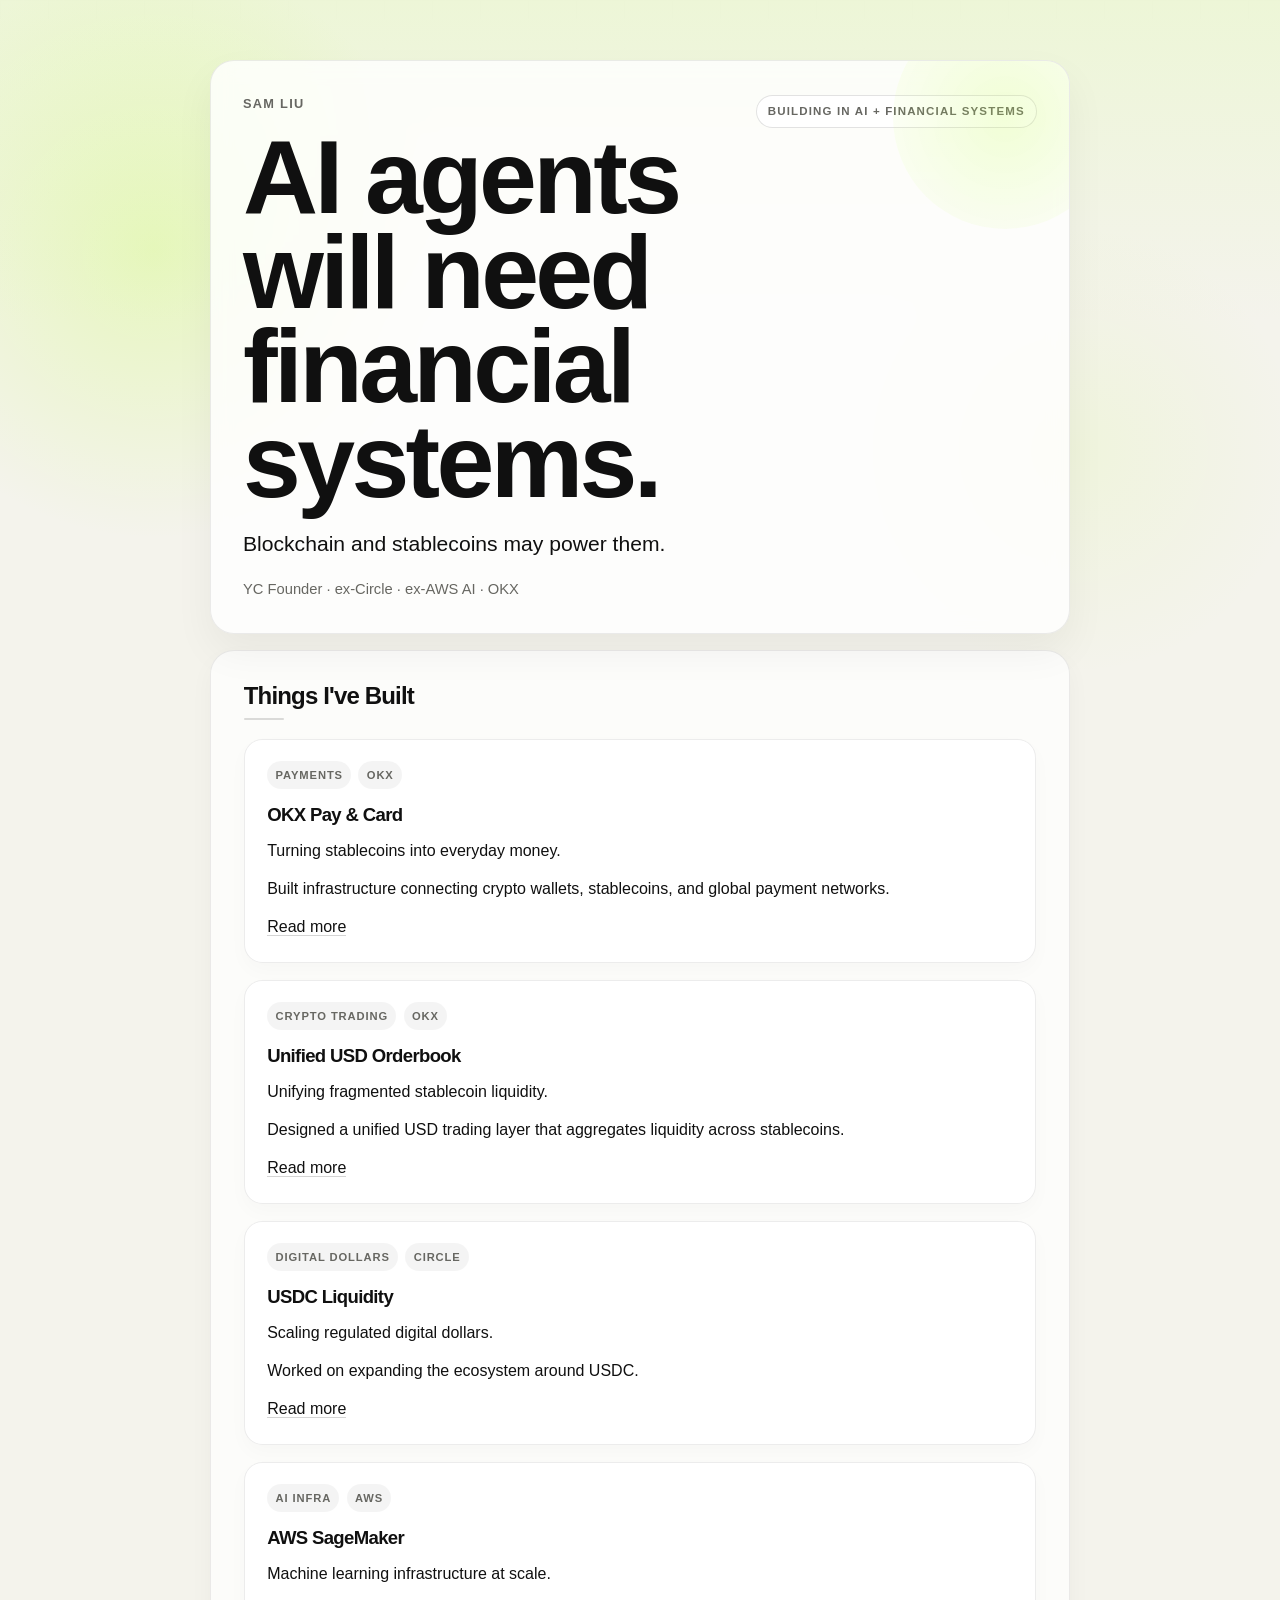
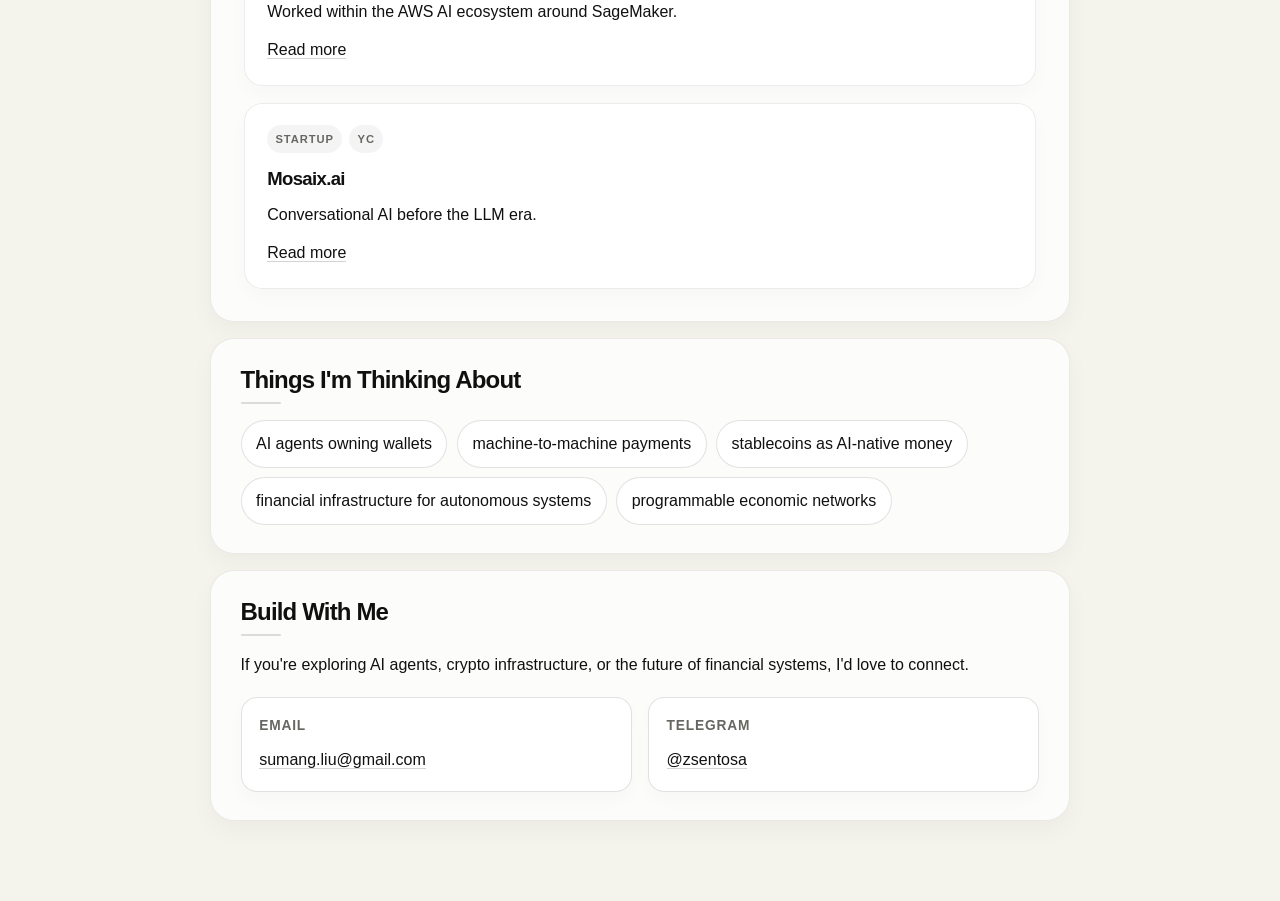
<file: index.html>
<!DOCTYPE html>
<html lang="en">
<head>
  <meta charset="UTF-8">
  <meta name="viewport" content="width=device-width, initial-scale=1.0">
  <title>Sam Liu</title>
  <meta
    name="description"
    content="Sam Liu builds around AI agents, stablecoins, and financial systems."
  >
  <link rel="stylesheet" href="style.css">
</head>
<body>
  <main class="page">
    <header class="hero">
      <div class="hero-topline">
        <p class="eyebrow">Sam Liu</p>
        <p class="status-pill">Building in AI + financial systems</p>
      </div>
      <h1>AI agents will need financial systems.</h1>
      <p class="lede">Blockchain and stablecoins may power them.</p>
      <p class="credibility">YC Founder · ex-Circle · ex-AWS AI · OKX</p>
    </header>

    <section class="section section-spacious">
      <h2>Things I've Built</h2>
      <div class="project-grid">
        <article class="project">
          <div class="project-meta">
            <span>Payments</span>
            <span>OKX</span>
          </div>
          <h3>OKX Pay &amp; Card</h3>
          <p class="project-tagline">Turning stablecoins into everyday money.</p>
          <p>Built infrastructure connecting crypto wallets, stablecoins, and global payment networks.</p>
          <p><a href="https://my.okx.com/en-eu/pay" target="_blank" rel="noreferrer">Read more</a></p>
        </article>

        <article class="project">
          <div class="project-meta">
            <span>Crypto Trading</span>
            <span>OKX</span>
          </div>
          <h3>Unified USD Orderbook</h3>
          <p class="project-tagline">Unifying fragmented stablecoin liquidity.</p>
          <p>Designed a unified USD trading layer that aggregates liquidity across stablecoins.</p>
          <p><a href="https://www.okx.com/learn/the-unified-usd-orderbook" target="_blank" rel="noreferrer">Read more</a></p>
        </article>

        <article class="project">
          <div class="project-meta">
            <span>Digital Dollars</span>
            <span>Circle</span>
          </div>
          <h3>USDC Liquidity</h3>
          <p class="project-tagline">Scaling regulated digital dollars.</p>
          <p>Worked on expanding the ecosystem around USDC.</p>
          <p><a href="https://www.circle.com/usdc" target="_blank" rel="noreferrer">Read more</a></p>
        </article>

        <article class="project">
          <div class="project-meta">
            <span>AI Infra</span>
            <span>AWS</span>
          </div>
          <h3>AWS SageMaker</h3>
          <p class="project-tagline">Machine learning infrastructure at scale.</p>
          <p>Worked within the AWS AI ecosystem around SageMaker.</p>
          <p><a href="https://aws.amazon.com/sagemaker" target="_blank" rel="noreferrer">Read more</a></p>
        </article>

        <article class="project">
          <div class="project-meta">
            <span>Startup</span>
            <span>YC</span>
          </div>
          <h3>Mosaix.ai</h3>
          <p class="project-tagline">Conversational AI before the LLM era.</p>
          <p><a href="https://www.ycombinator.com/companies/mosaix-ai" target="_blank" rel="noreferrer">Read more</a></p>
        </article>
      </div>
    </section>

    <section class="section">
      <h2>Things I'm Thinking About</h2>
      <div class="thoughts">
        <p>AI agents owning wallets</p>
        <p>machine-to-machine payments</p>
        <p>stablecoins as AI-native money</p>
        <p>financial infrastructure for autonomous systems</p>
        <p>programmable economic networks</p>
      </div>
    </section>

    <section class="section">
      <h2>Build With Me</h2>
      <p>
        If you're exploring AI agents, crypto infrastructure, or the future of financial systems, I'd love to connect.
      </p>
      <div class="contact-grid">
        <div class="contact">
          <p>Email</p>
          <p><a href="mailto:sumang.liu@gmail.com">sumang.liu@gmail.com</a></p>
        </div>
        <div class="contact">
          <p>Telegram</p>
          <p><a href="https://t.me/zsentosa" target="_blank" rel="noreferrer">@zsentosa</a></p>
        </div>
      </div>
    </section>
  </main>
</body>
</html>
</file>
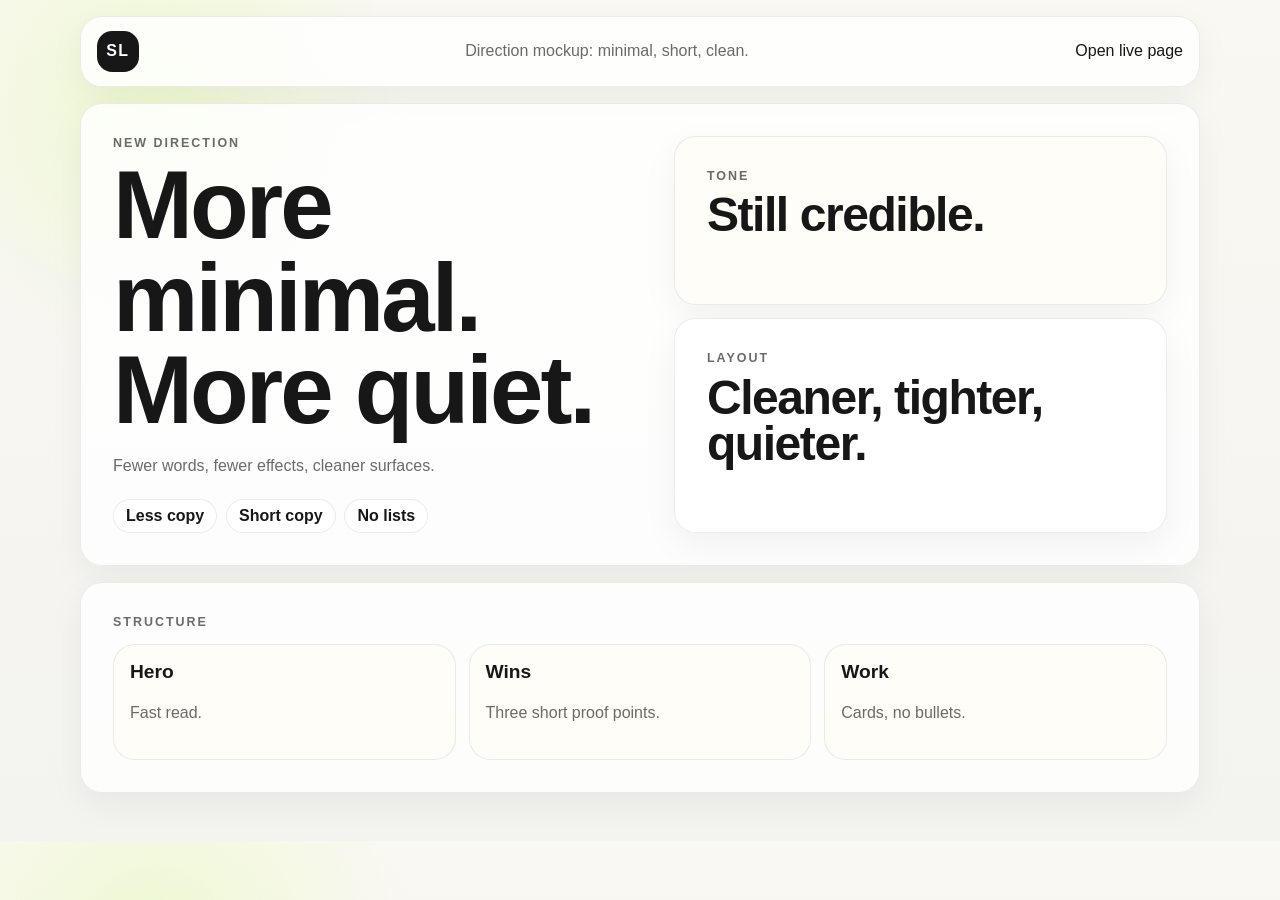
<file: mockup/index.html>
<!DOCTYPE html>
<html lang="en">
<head>
  <meta charset="UTF-8">
  <meta name="viewport" content="width=device-width, initial-scale=1.0">
  <title>Sam Liu | Direction Mockup</title>
  <link rel="stylesheet" href="styles.css">
</head>
<body>
  <div class="mockup-shell">
    <header class="mockup-bar">
      <span class="mark">SL</span>
      <p>Direction mockup: minimal, short, clean.</p>
      <a href="../index.html">Open live page</a>
    </header>

    <main>
      <section class="hero-panel panel">
        <div>
          <p class="eyebrow">New direction</p>
          <h1>More minimal. More quiet.</h1>
          <p class="lead">
            Fewer words, fewer effects, cleaner surfaces.
          </p>
          <div class="tag-row">
            <span>Less copy</span>
            <span>Short copy</span>
            <span>No lists</span>
          </div>
        </div>
        <div class="card-column">
          <article class="panel inner">
            <p class="eyebrow">Tone</p>
            <h2>Still credible.</h2>
          </article>
          <article class="panel inner inner-accent">
            <p class="eyebrow">Layout</p>
            <h2>Cleaner, tighter, quieter.</h2>
          </article>
        </div>
      </section>

      <section class="panel">
        <p class="eyebrow">Structure</p>
        <div class="grid">
          <article>
            <strong>Hero</strong>
            <p>Fast read.</p>
          </article>
          <article>
            <strong>Wins</strong>
            <p>Three short proof points.</p>
          </article>
          <article>
            <strong>Work</strong>
            <p>Cards, no bullets.</p>
          </article>
        </div>
      </section>
    </main>
  </div>
</body>
</html>
</file>
<file: style.css>
:root {
  --bg: #f4f3ec;
  --bg-accent: #edf6d7;
  --card: rgba(255, 255, 255, 0.82);
  --card-strong: rgba(255, 255, 255, 0.9);
  --text: #101010;
  --muted: #676762;
  --line: rgba(16, 16, 16, 0.08);
  --line-strong: rgba(16, 16, 16, 0.12);
  --link: #111111;
  --accent: #c7ff53;
  --shadow-soft: 0 18px 40px rgba(16, 16, 16, 0.05);
  --shadow-card: 0 10px 24px rgba(16, 16, 16, 0.035);
}

* {
  box-sizing: border-box;
}

html {
  font-size: 16px;
}

body {
  margin: 0;
  background:
    radial-gradient(circle at 12% 10%, rgba(199, 255, 83, 0.3), transparent 18rem),
    radial-gradient(circle at 84% 18%, rgba(199, 255, 83, 0.1), transparent 14rem),
    linear-gradient(180deg, var(--bg-accent) 0%, var(--bg) 20rem);
  color: var(--text);
  font-family: "Avenir Next", -apple-system, BlinkMacSystemFont, "Segoe UI", Helvetica, Arial, sans-serif;
  line-height: 1.65;
}

body::before {
  position: fixed;
  inset: 0;
  content: "";
  pointer-events: none;
  opacity: 0.28;
  background-image:
    linear-gradient(rgba(16, 16, 16, 0.025) 1px, transparent 1px),
    linear-gradient(90deg, rgba(16, 16, 16, 0.025) 1px, transparent 1px);
  background-size: 48px 48px;
  mask-image: linear-gradient(180deg, rgba(0, 0, 0, 0.6), transparent 70%);
}

a {
  color: var(--link);
  text-decoration: none;
  border-bottom: 1px solid rgba(17, 17, 17, 0.18);
}

a:hover {
  border-bottom-color: var(--text);
}

.page {
  position: relative;
  width: min(860px, calc(100% - 2rem));
  margin: 0 auto;
  padding: 3.75rem 0 5rem;
}

.hero {
  position: relative;
  overflow: hidden;
  padding: 2rem;
  border: 1px solid var(--line);
  border-radius: 1.5rem;
  background: var(--card);
  backdrop-filter: blur(10px);
  box-shadow: var(--shadow-soft);
}

.hero::after {
  position: absolute;
  top: -3.5rem;
  right: -3rem;
  width: 14rem;
  height: 14rem;
  content: "";
  border-radius: 50%;
  background: radial-gradient(circle, rgba(199, 255, 83, 0.22), rgba(199, 255, 83, 0));
}

.hero-topline {
  display: flex;
  align-items: center;
  justify-content: space-between;
  gap: 1rem;
}

.eyebrow,
.status-pill {
  margin: 0 0 1rem;
  color: var(--muted);
  font-size: 0.8rem;
  font-weight: 700;
  letter-spacing: 0.1em;
  text-transform: uppercase;
}

.status-pill {
  margin-bottom: 0;
  padding: 0.4rem 0.7rem;
  border: 1px solid var(--line-strong);
  border-radius: 999px;
  background: rgba(255, 255, 255, 0.9);
  font-size: 0.72rem;
}

h1,
h2,
h3 {
  margin: 0;
  font-weight: 600;
  letter-spacing: -0.035em;
}

h1 {
  max-width: 9ch;
  font-size: clamp(3.5rem, 10vw, 6.5rem);
  line-height: 0.91;
}

h2 {
  font-size: 1.5rem;
  line-height: 1.12;
}

h3 {
  font-size: 1.16rem;
  line-height: 1.22;
}

.lede {
  max-width: 32rem;
  margin: 1.25rem 0 0;
  font-size: 1.32rem;
  color: var(--text);
  line-height: 1.45;
}

.credibility {
  margin: 1.1rem 0 0;
  color: var(--muted);
  font-size: 0.92rem;
}

.section {
  margin-top: 1rem;
  padding: 1.75rem 1.85rem;
  border: 1px solid var(--line);
  border-radius: 1.5rem;
  background: rgba(255, 255, 255, 0.74);
  box-shadow: var(--shadow-card);
}

.section-spacious {
  padding: 2rem 2.05rem;
}

.section:last-child {
  margin-bottom: 0;
}

.section h2 {
  margin-bottom: 1rem;
  position: relative;
  padding-bottom: 0.65rem;
}

.section h2::after {
  position: absolute;
  left: 0;
  bottom: 0;
  width: 2.5rem;
  height: 2px;
  content: "";
  border-radius: 999px;
  background: rgba(16, 16, 16, 0.14);
}

.section p {
  margin: 0.55rem 0 0;
}

.project-grid {
  display: grid;
  grid-template-columns: 1fr;
  gap: 1.05rem;
  margin-top: 1.15rem;
}

.project {
  padding: 1.35rem 1.4rem;
  border: 1px solid var(--line);
  border-radius: 1.15rem;
  background: var(--card-strong);
  box-shadow: 0 8px 20px rgba(16, 16, 16, 0.025);
}

.project-meta {
  display: flex;
  flex-wrap: wrap;
  gap: 0.45rem;
  margin-bottom: 0.95rem;
}

.project-meta span {
  display: inline-flex;
  align-items: center;
  padding: 0.28rem 0.52rem;
  border-radius: 999px;
  background: rgba(16, 16, 16, 0.045);
  color: var(--muted);
  font-size: 0.7rem;
  font-weight: 700;
  letter-spacing: 0.08em;
  text-transform: uppercase;
}

.project-tagline {
  color: var(--text);
  font-weight: 500;
}

.project p {
  margin-top: 0.72rem;
}

.thoughts p {
  margin: 0;
}

.thoughts {
  display: flex;
  flex-wrap: wrap;
  gap: 0.6rem;
  margin-top: 1rem;
}

.thoughts p {
  padding: 0.72rem 0.9rem;
  border: 1px solid var(--line-strong);
  border-radius: 999px;
  background: rgba(255, 255, 255, 0.84);
  width: fit-content;
  max-width: 100%;
  line-height: 1.4;
}

.contact-grid {
  display: grid;
  grid-template-columns: repeat(2, minmax(0, 1fr));
  gap: 1rem;
  margin-top: 1.15rem;
}

.contact {
  padding: 1.1rem 1.1rem;
  border: 1px solid var(--line-strong);
  border-radius: 1rem;
  background: var(--card-strong);
  box-shadow: 0 8px 20px rgba(16, 16, 16, 0.025);
}

.contact p:first-child {
  margin-top: 0;
  color: var(--muted);
  font-size: 0.86rem;
  font-weight: 700;
  letter-spacing: 0.06em;
  text-transform: uppercase;
}

@media (max-width: 640px) {
  .page {
    width: min(100%, calc(100% - 1.5rem));
    padding: 1.15rem 0 3rem;
  }

  .hero-topline,
  .contact-grid {
    flex-direction: column;
    align-items: flex-start;
  }

  .section {
    padding: 1.25rem;
  }

  .hero {
    padding: 1.3rem;
  }

  .section-spacious {
    padding: 1.4rem 1.25rem;
  }

  .thoughts {
    gap: 0.5rem;
  }
}
</file>
<file: mockup/styles.css>
:root {
  --bg: #f3f3ef;
  --ink: #171717;
  --muted: #6a6a66;
  --line: rgba(23, 23, 23, 0.08);
  --accent: #c8ff67;
  --panel: rgba(255, 255, 255, 0.82);
  --shadow: 0 12px 36px rgba(18, 18, 18, 0.05);
  --heading: "Avenir Next Condensed", "Franklin Gothic Medium", "Arial Narrow", "Trebuchet MS", sans-serif;
  --body: "Avenir Next", "Trebuchet MS", "Segoe UI", sans-serif;
}

* {
  box-sizing: border-box;
}

body {
  margin: 0;
  color: var(--ink);
  font-family: var(--body);
  background:
    radial-gradient(circle at 12% 12%, rgba(200, 255, 103, 0.24), transparent 16rem),
    linear-gradient(180deg, #faf8f3 0%, var(--bg) 100%);
}

a {
  color: inherit;
  text-decoration: none;
}

.mockup-shell {
  width: min(1120px, calc(100% - 2rem));
  margin: 0 auto;
  padding: 1rem 0 2rem;
}

.mockup-bar,
.panel {
  border: 1px solid var(--line);
  border-radius: 1.35rem;
  background: var(--panel);
  box-shadow: var(--shadow);
}

.mockup-bar {
  display: flex;
  align-items: center;
  justify-content: space-between;
  gap: 1rem;
  padding: 0.85rem 1rem;
  margin-bottom: 1rem;
}

.mockup-bar p {
  margin: 0;
  color: var(--muted);
}

.mark {
  display: inline-flex;
  align-items: center;
  justify-content: center;
  width: 2.6rem;
  height: 2.6rem;
  border-radius: 0.95rem;
  background: var(--ink);
  color: #fff;
  font-family: var(--heading);
  font-weight: 700;
  letter-spacing: 0.08em;
}

.panel {
  padding: clamp(1.2rem, 3vw, 2rem);
  margin-bottom: 1rem;
}

.hero-panel {
  display: grid;
  grid-template-columns: minmax(0, 1.05fr) minmax(260px, 0.95fr);
  gap: 1rem;
}

.eyebrow {
  margin: 0;
  color: var(--muted);
  font-size: 0.78rem;
  font-weight: 800;
  letter-spacing: 0.16em;
  text-transform: uppercase;
}

h1,
h2 {
  margin: 0.6rem 0 0;
  font-family: var(--heading);
  font-weight: 700;
  line-height: 0.96;
  letter-spacing: -0.03em;
}

h1 {
  max-width: 10ch;
  font-size: clamp(3.4rem, 8vw, 6rem);
}

h2 {
  font-size: clamp(1.9rem, 4vw, 3rem);
}

.lead,
.grid p {
  color: var(--muted);
  line-height: 1.75;
}

.tag-row {
  display: flex;
  flex-wrap: wrap;
  gap: 0.55rem;
  margin-top: 1.2rem;
}

.tag-row span {
  display: inline-flex;
  padding: 0.45rem 0.75rem;
  border: 1px solid var(--line);
  border-radius: 999px;
  font-weight: 700;
  background: rgba(255, 255, 255, 0.72);
}

.card-column {
  display: grid;
  gap: 0.8rem;
}

.inner {
  margin: 0;
  background: #fffdf8;
}

.inner-accent {
  background: rgba(255, 255, 255, 0.92);
}

.grid {
  display: grid;
  grid-template-columns: repeat(3, minmax(0, 1fr));
  gap: 0.8rem;
  margin-top: 0.9rem;
}

.grid article {
  padding: 1rem;
  border: 1px solid var(--line);
  border-radius: 1.35rem;
  background: #fffdf8;
}

.grid strong {
  display: block;
  font-family: var(--heading);
  font-size: 1.2rem;
}

@media (max-width: 860px) {
  .hero-panel,
  .grid {
    grid-template-columns: 1fr;
  }
}

@media (max-width: 760px) {
  .mockup-shell {
    width: min(100%, calc(100% - 1rem));
  }

  .mockup-bar {
    align-items: flex-start;
    flex-direction: column;
  }
}
</file>
